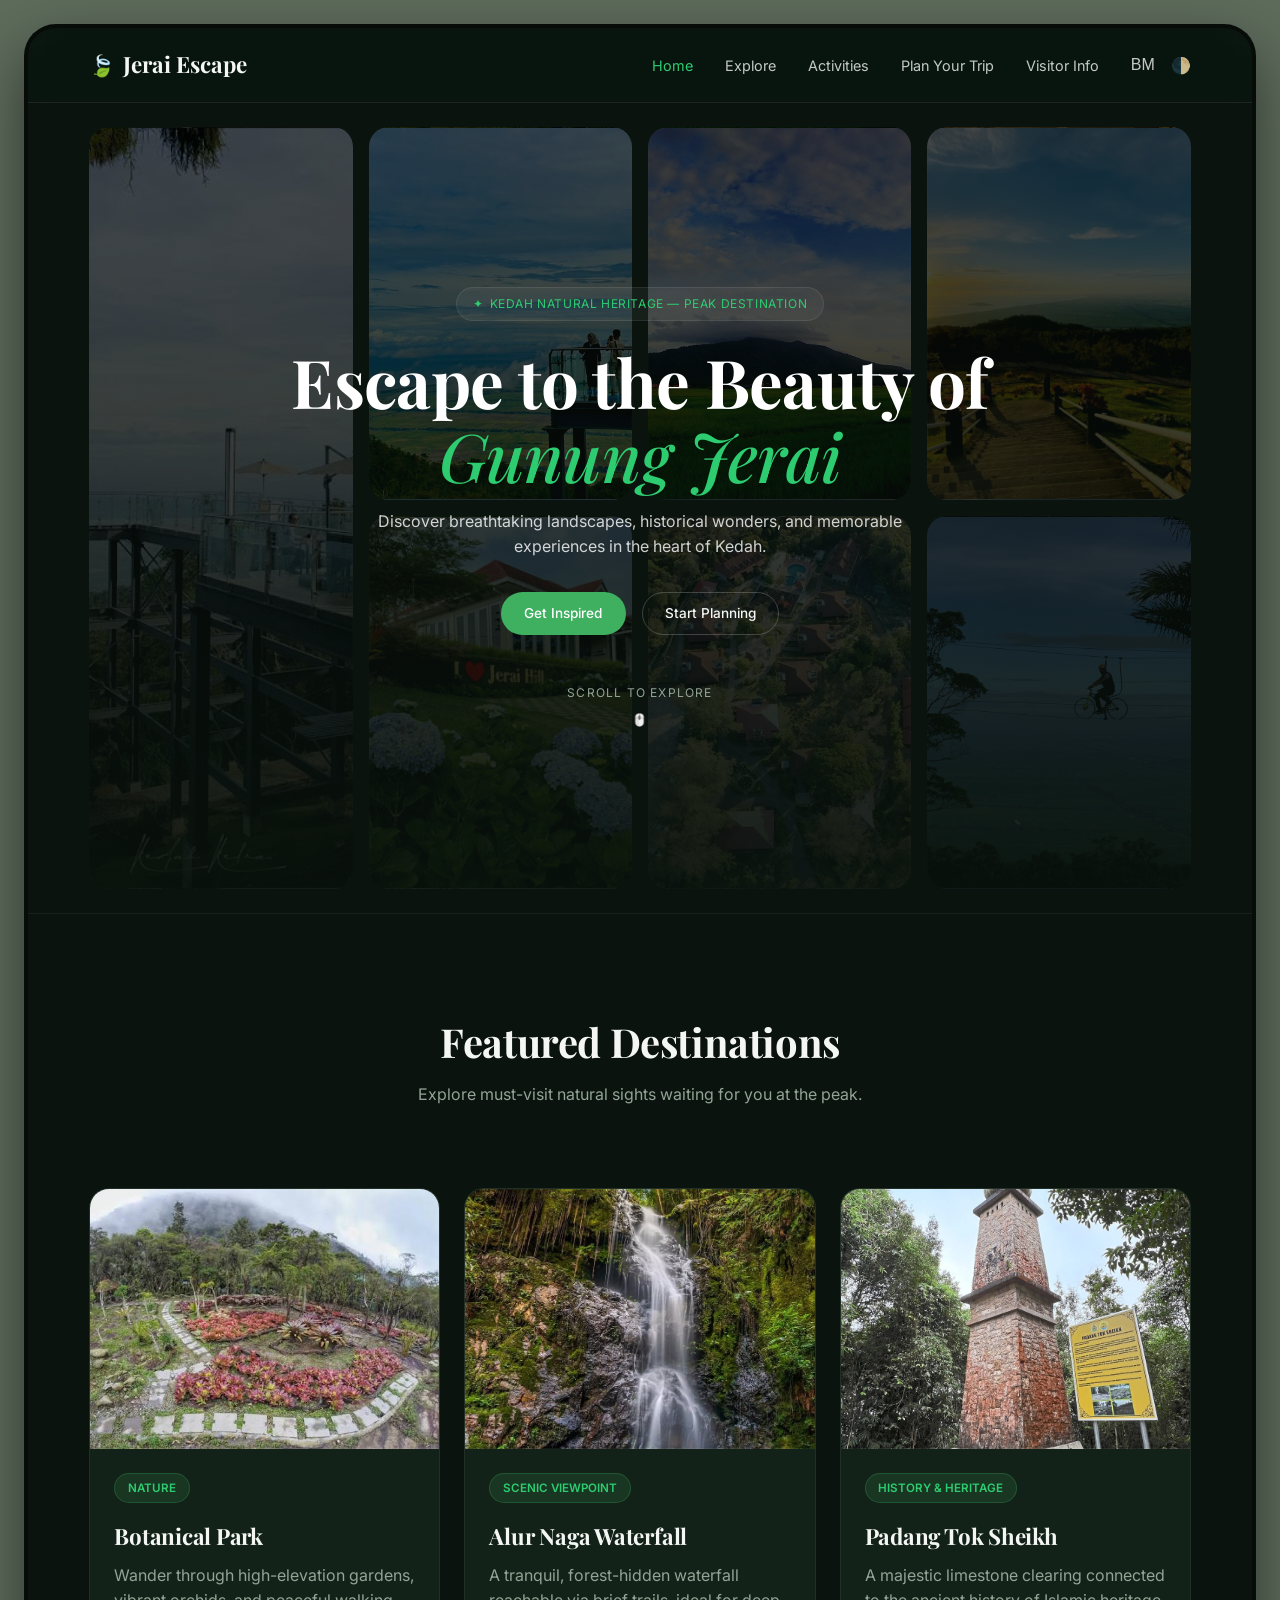
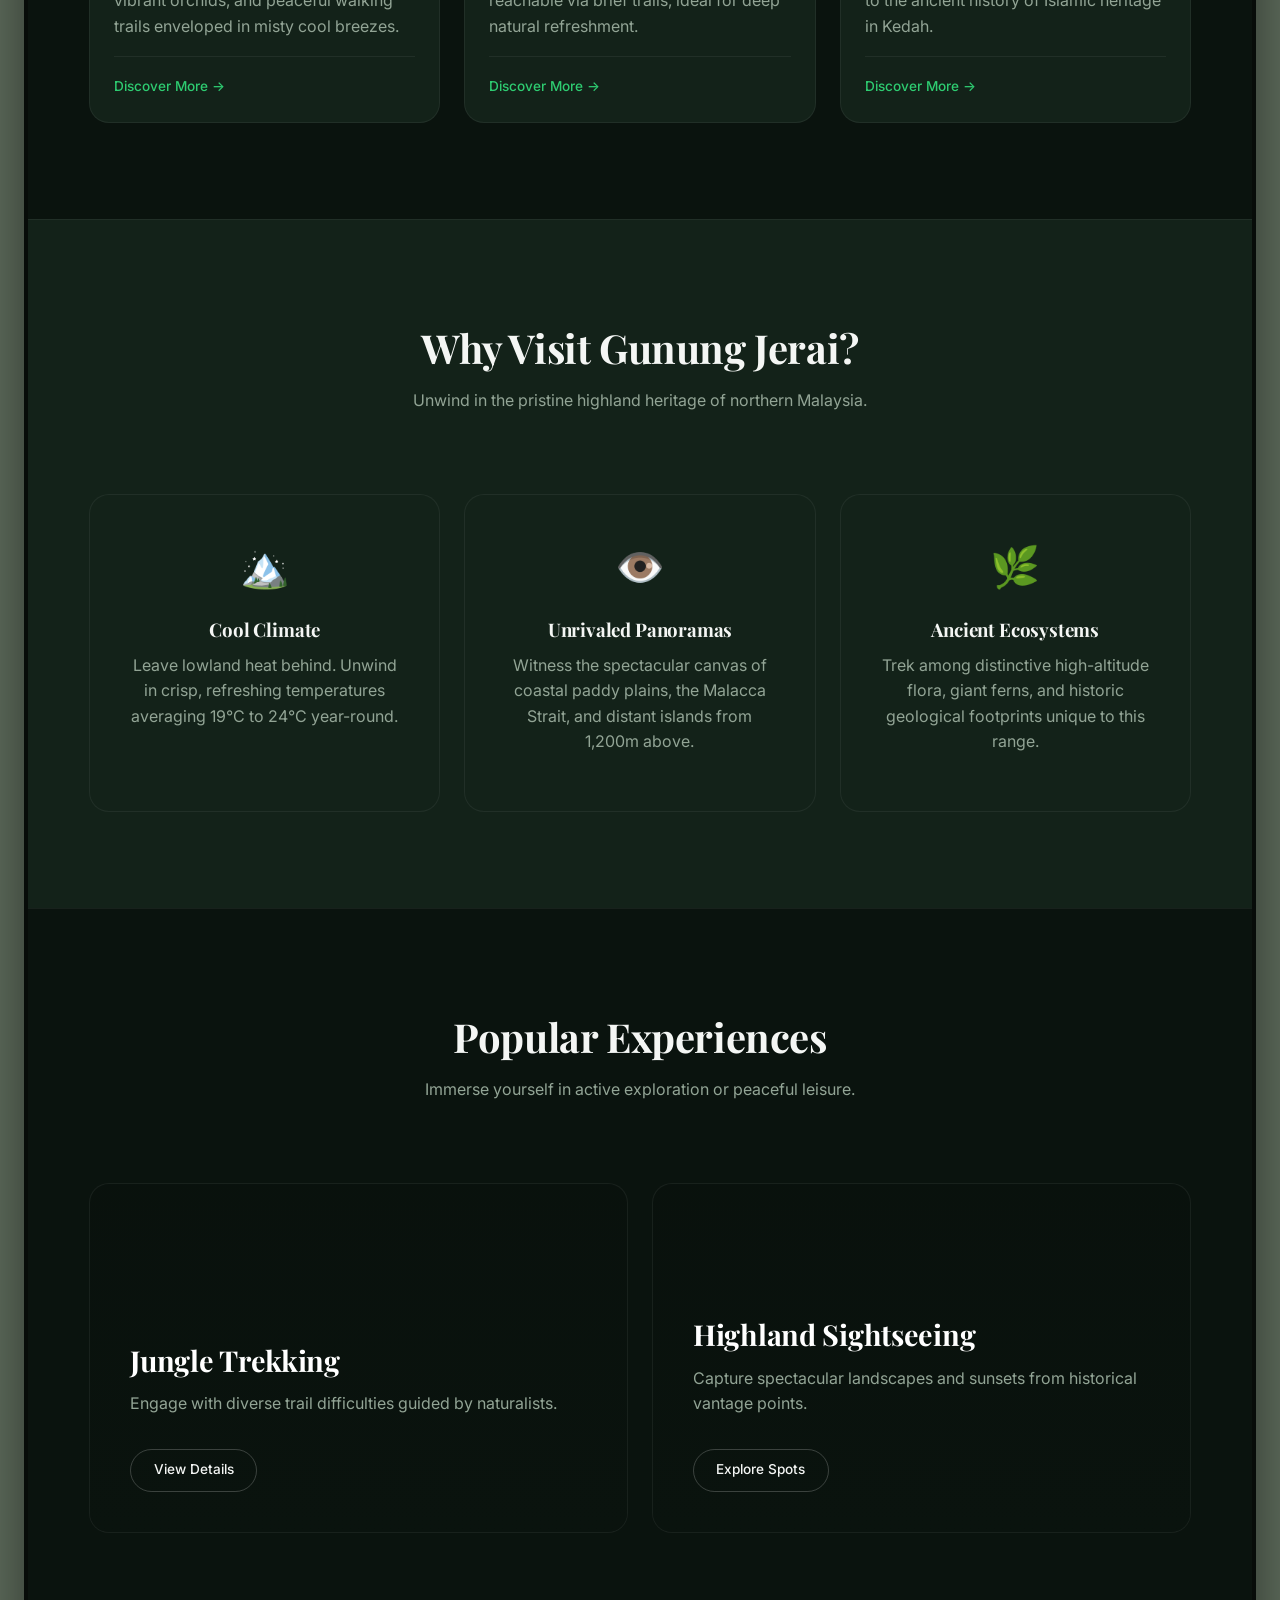
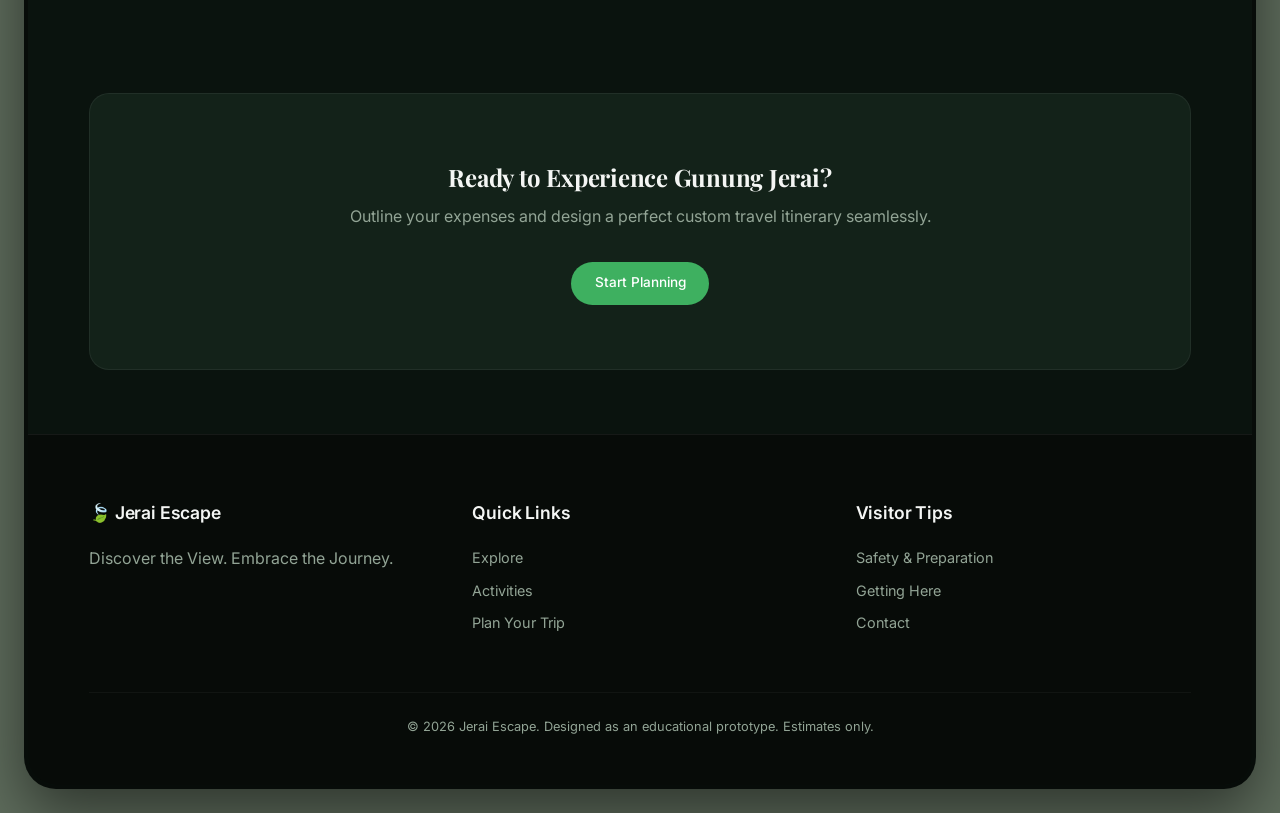
<file: index.html>
<!DOCTYPE html>
<html lang="en">
<head>
<meta charset="UTF-8">
<meta name="viewport" content="width=device-width, initial-scale=1.0">
<meta name="description" content="Discover Gunung Jerai, Kedah's premier nature tourism destination. Explore beautiful landscapes, waterfalls, and rich heritage.">
<title>Jerai Escape - Modern Nature Tourism</title>
<link rel="stylesheet" href="css/themes.css">
<link rel="stylesheet" href="css/style.css">
<link rel="stylesheet" href="css/responsive.css">
</head>
<body>

<div class="app-container">
<!-- Navbar with translation hooks -->
<nav class="navbar">
    <a href="index.html" class="brand">
    <span class="brand-icon">🍃</span> Jerai Escape
    </a>
    
    <div class="nav-links">
    <a href="index.html" class="active" data-i18n="nav.home">Home</a>
    <a href="attractions.html" data-i18n="nav.explore">Explore</a>
    <a href="activity.html" data-i18n="nav.activities">Activities</a>
    <a href="plan-trip.html" data-i18n="nav.plan">Plan Your Trip</a>
    <a href="visitor-info.html" data-i18n="nav.info">Visitor Info</a>
    
    <div class="controls">
        <button id="lang-toggle" class="btn-icon">BM</button>
        <button id="theme-toggle" class="btn-icon" aria-label="Toggle Theme">🌓</button>
    </div>
    </div>

    <button class="hamburger" aria-label="Menu">☰</button>
</nav>

<main>
    <header class="hero">
        <div class="hero-overlay"></div>
        
        <!-- Lazy loaded background plates using your local images -->
        <div class="hero-bg-pane hero-pane-1" style="background-image: url('assets/images/GunungJerai7.jpg');"></div>
        <div class="hero-bg-pane hero-pane-2" style="background-image: url('assets/images/GunungJerai5.jpg');"></div>
        <div class="hero-bg-pane hero-pane-3" style="background-image: url('assets/images/GunungJerai4.jpg');"></div>
        <div class="hero-bg-pane hero-pane-4" style="background-image: url('assets/images/GunungJerai1.jpg');"></div>
        <div class="hero-bg-pane hero-pane-5" style="background-image: url('assets/images/GunungJerai2.jpg');"></div>
        <div class="hero-bg-pane hero-pane-6" style="background-image: url('assets/images/GunungJerai6.jpg');"></div>
        <div class="hero-bg-pane hero-pane-7" style="background-image: url('assets/images/GunungJerai3.jpg');"></div>

        <div class="hero-content">
          <div class="highlight-badge">
            <span>✦</span> <span data-i18n="hero.badge">Kedah Natural Heritage — Peak Destination</span>
          </div>
          <h1>Escape to the Beauty of <br><span class="color-accent">Gunung Jerai</span></h1>
          <p data-i18n="hero.desc">Discover breathtaking landscapes, historical wonders, and memorable experiences in the heart of Kedah.</p>
          <div class="hero-buttons">
            <a href="attractions.html" class="btn btn-primary" data-i18n="hero.btn_inspire">Get Inspired</a>
            <a href="plan-trip.html" class="btn btn-secondary" data-i18n="hero.btn_plan">Start Planning</a>
          </div>

          <div class="scroll-indicator">
            <span>SCROLL TO EXPLORE</span>
            <span>🖱️</span>
          </div>
        </div>
      </header>

    <section class="section">
        <div class="section-header">
          <h2>Featured Destinations</h2>
          <p>Explore must-visit natural sights waiting for you at the peak.</p>
        </div>
        
        <div class="grid grid-3">
          <article class="card">
            <div class="card-image" style="background-image: url('assets/images/GunungJeraiBotanicalPark.jpg');"></div>
            <div class="card-content">
              <span class="badge">Nature</span>
              <h3>Botanical Park</h3>
              <p>Wander through high-elevation gardens, vibrant orchids, and peaceful walking trails enveloped in misty cool breezes.</p>
              <div class="card-footer">
                <a href="attractions.html" class="link-arrow">Discover More →</a>
              </div>
            </div>
          </article>
          
          <article class="card">
            <div class="card-image" style="background-image: url('assets/images/AirTerjunAlurNaga.jpeg');"></div>
            <div class="card-content">
              <span class="badge">Scenic Viewpoint</span>
              <h3>Alur Naga Waterfall</h3>
              <p>A tranquil, forest-hidden waterfall reachable via brief trails, ideal for deep natural refreshment.</p>
              <div class="card-footer">
                <a href="attractions.html" class="link-arrow">Discover More →</a>
              </div>
            </div>
          </article>
          
          <article class="card">
            <div class="card-image" style="background-image: url('assets/images/PadangTokSheikh.jpeg');"></div>
            <div class="card-content">
              <span class="badge">History & Heritage</span>
              <h3>Padang Tok Sheikh</h3>
              <p>A majestic limestone clearing connected to the ancient history of Islamic heritage in Kedah.</p>
              <div class="card-footer">
                <a href="attractions.html" class="link-arrow">Discover More →</a>
              </div>
            </div>
          </article>
        </div>
      </section>

    <section class="section bg-dark-accent">
    <div class="section-header">
        <h2>Why Visit Gunung Jerai?</h2>
        <p>Unwind in the pristine highland heritage of northern Malaysia.</p>
    </div>
    <div class="grid grid-3 text-center features">
        <div class="feature-item">
        <div class="feature-icon">🏔️</div>
        <h3>Cool Climate</h3>
        <p>Leave lowland heat behind. Unwind in crisp, refreshing temperatures averaging 19°C to 24°C year-round.</p>
        </div>
        <div class="feature-item">
        <div class="feature-icon">👁️</div>
        <h3>Unrivaled Panoramas</h3>
        <p>Witness the spectacular canvas of coastal paddy plains, the Malacca Strait, and distant islands from 1,200m above.</p>
        </div>
        <div class="feature-item">
        <div class="feature-icon">🌿</div>
        <h3>Ancient Ecosystems</h3>
        <p>Trek among distinctive high-altitude flora, giant ferns, and historic geological footprints unique to this range.</p>
        </div>
    </div>
    </section>

    <section class="section">
    <div class="section-header">
        <h2>Popular Experiences</h2>
        <p>Immerse yourself in active exploration or peaceful leisure.</p>
    </div>
    <div class="grid grid-2">
        <div class="activity-card" style="background-image: url('https://images.unsplash.com/photo-1551632811-561732d1e306?auto=format&fit=crop&w=800&q=80');">
        <div class="activity-info">
            <h3>Jungle Trekking</h3>
            <p>Engage with diverse trail difficulties guided by naturalists.</p>
            <a href="activity.html" class="btn btn-secondary" style="margin-top: 1rem;">View Details</a>
        </div>
        </div>
        <div class="activity-card" style="background-image: url('https://images.unsplash.com/photo-1469474968028-56623f02e42e?auto=format&fit=crop&w=800&q=80');">
        <div class="activity-info">
            <h3>Highland Sightseeing</h3>
            <p>Capture spectacular landscapes and sunsets from historical vantage points.</p>
            <a href="activity.html" class="btn btn-secondary" style="margin-top: 1rem;">Explore Spots</a>
        </div>
        </div>
    </div>
    </section>

    <section class="section cta-banner text-center">
    <h2>Ready to Experience Gunung Jerai?</h2>
    <p>Outline your expenses and design a perfect custom travel itinerary seamlessly.</p>
    <div class="hero-buttons justify-center" style="margin-top: 2rem;">
        <a href="plan-trip.html" class="btn btn-primary" data-i18n="hero.btn_plan">Plan Your Trip</a>
    </div>
    </section>
</main>

<footer class="footer">
    <div class="footer-content">
    <div class="footer-section">
        <h4>🍃 Jerai Escape</h4>
        <p>Discover the View. Embrace the Journey.</p>
    </div>
    <div class="footer-section">
        <h4>Quick Links</h4>
        <a href="attractions.html" data-i18n="nav.explore">Explore Destinations</a>
        <a href="activity.html" data-i18n="nav.activities">Activities & Tours</a>
        <a href="plan-trip.html" data-i18n="nav.plan">Trip Planner & Budget</a>
    </div>
    <div class="footer-section">
        <h4>Visitor Tips</h4>
        <a href="visitor-info.html">Safety & Preparation</a>
        <a href="visitor-info.html">Getting Here</a>
        <a href="visitor-info.html#contact">Contact</a>
    </div>
    </div>
    <div class="footer-bottom">
    <p>&copy; 2026 Jerai Escape. Designed as an educational prototype. Estimates only.</p>
    </div>
</footer>

</div> 

<!-- MUST BE LOADED IN THIS ORDER -->
<script src="js/translations.js"></script>
<script src="js/main.js"></script>
</body>
</html>
</file>
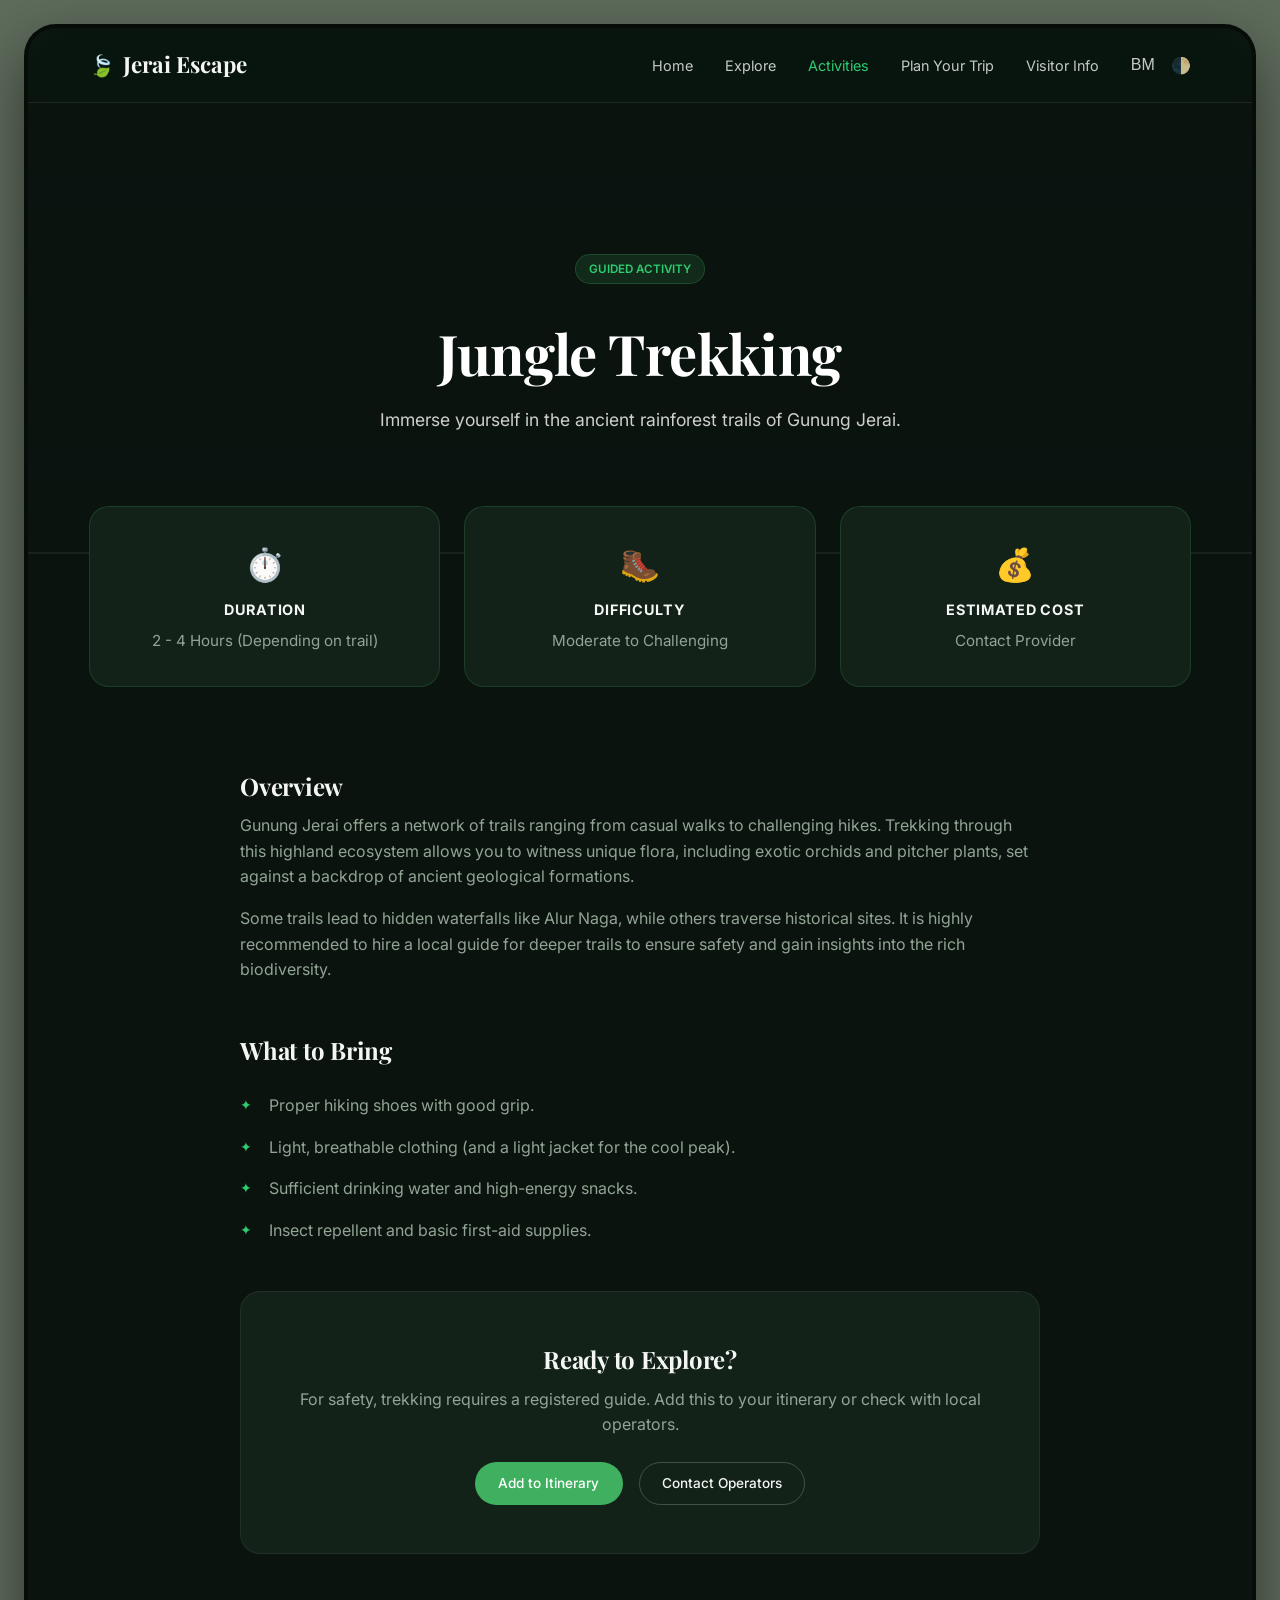
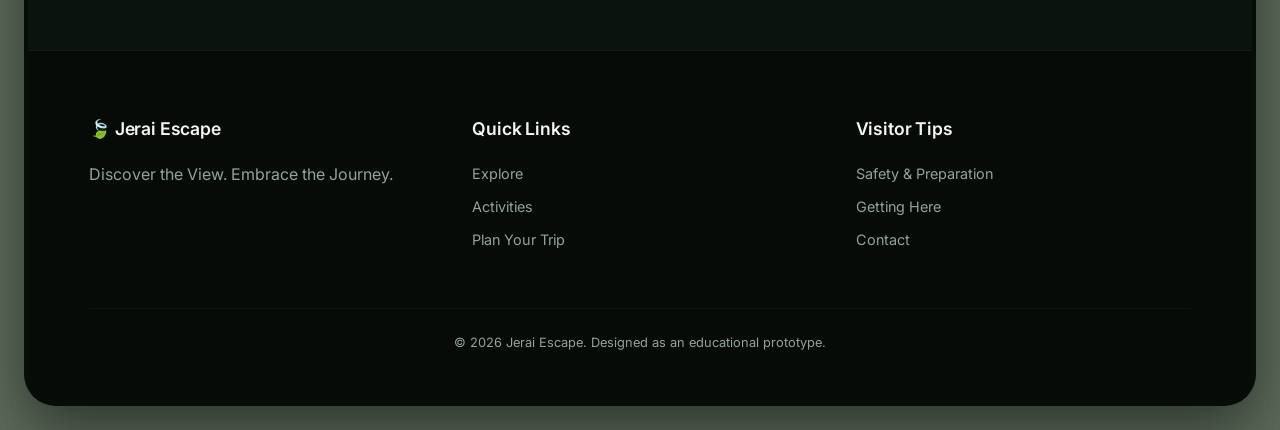
<file: activity.html>
<!DOCTYPE html>
<html lang="en">
<head>
<meta charset="UTF-8">
<meta name="viewport" content="width=device-width, initial-scale=1.0">
<title>Activity Details - Jerai Escape</title>
<link rel="stylesheet" href="css/themes.css">
<link rel="stylesheet" href="css/style.css">
<link rel="stylesheet" href="css/responsive.css">
</head>
<body>

<div class="app-container">
<!-- Navbar -->
<nav class="navbar">
    <a href="index.html" class="brand">
    <span class="brand-icon">🍃</span> Jerai Escape
    </a>
    <div class="nav-links">
    <a href="index.html" data-i18n="nav.home">Home</a>
    <a href="attractions.html" data-i18n="nav.explore">Explore</a>
    <a href="activity.html" class="active" data-i18n="nav.activities">Activities</a>
    <a href="plan-trip.html" data-i18n="nav.plan">Plan Your Trip</a>
    <a href="visitor-info.html" data-i18n="nav.info">Visitor Info</a>
    <div class="controls">
        <button id="lang-toggle" class="btn-icon">BM</button>
        <button id="theme-toggle" class="btn-icon">🌓</button>
    </div>
    </div>
    <button class="hamburger">☰</button>
</nav>

<main>
    <!-- Activity Hero Header -->
    <header class="detail-header" style="background-image: linear-gradient(rgba(10, 19, 14, 0.6), rgba(10, 19, 14, 0.95)), url('https://images.unsplash.com/photo-1551632811-561732d1e306?auto=format&fit=crop&w=1920&q=80');">
    <div class="detail-header-content text-center" style="padding-top: 2rem;">
        <span class="badge" style="margin: 0 auto 1.5rem; display: inline-block;">Guided Activity</span>
        <h1 style="color: #FFFFFF; font-size: 3.5rem;">Jungle Trekking</h1>
        <p style="color: rgba(255, 255, 255, 0.8); font-size: 1.1rem; max-width: 600px; margin: 0 auto;">Immerse yourself in the ancient rainforest trails of Gunung Jerai.</p>
    </div>
    </header>

    <section class="section" style="padding-top: 0;">
    
    <!-- Quick Info Bento Grid (Pulled up into the header slightly) -->
    <div class="grid grid-3" style="transform: translateY(-3rem); margin-bottom: 2rem; position: relative; z-index: 10;">
        <div class="card info-card text-center" style="padding: 2rem; border-color: rgba(62, 176, 96, 0.2);">
        <div class="feature-icon" style="font-size: 2rem; margin-bottom: 0.5rem;">⏱️</div>
        <h4 style="color: var(--text-primary);">Duration</h4>
        <p style="margin-bottom: 0; font-size: 0.95rem;">2 - 4 Hours (Depending on trail)</p>
        </div>
        <div class="card info-card text-center" style="padding: 2rem; border-color: rgba(62, 176, 96, 0.2);">
        <div class="feature-icon" style="font-size: 2rem; margin-bottom: 0.5rem;">🥾</div>
        <h4 style="color: var(--text-primary);">Difficulty</h4>
        <p style="margin-bottom: 0; font-size: 0.95rem;">Moderate to Challenging</p>
        </div>
        <div class="card info-card text-center" style="padding: 2rem; border-color: rgba(62, 176, 96, 0.2);">
        <div class="feature-icon" style="font-size: 2rem; margin-bottom: 0.5rem;">💰</div>
        <h4 style="color: var(--text-primary);">Estimated Cost</h4>
        <p style="margin-bottom: 0; font-size: 0.95rem;">Contact Provider</p>
        </div>
    </div>

    <!-- Main Content Area -->
    <div style="max-width: 800px; margin: 0 auto;">
        <h2>Overview</h2>
        <p>Gunung Jerai offers a network of trails ranging from casual walks to challenging hikes. Trekking through this highland ecosystem allows you to witness unique flora, including exotic orchids and pitcher plants, set against a backdrop of ancient geological formations.</p>
        <p>Some trails lead to hidden waterfalls like Alur Naga, while others traverse historical sites. It is highly recommended to hire a local guide for deeper trails to ensure safety and gain insights into the rich biodiversity.</p>
        
        <h2 style="margin-top: 3rem;">What to Bring</h2>
        <ul class="info-list" style="margin-top: 1.5rem; margin-bottom: 3rem;">
        <li>Proper hiking shoes with good grip.</li>
        <li>Light, breathable clothing (and a light jacket for the cool peak).</li>
        <li>Sufficient drinking water and high-energy snacks.</li>
        <li>Insect repellent and basic first-aid supplies.</li>
        </ul>

        <!-- Action Banner -->
        <div class="cta-banner text-center" style="margin: 0; padding: 3rem 2rem;">
        <h2>Ready to Explore?</h2>
        <p>For safety, trekking requires a registered guide. Add this to your itinerary or check with local operators.</p>
        <div style="margin-top: 1.5rem; display: flex; gap: 1rem; justify-content: center; flex-wrap: wrap;">
            <a href="plan-trip.html" class="btn btn-primary">Add to Itinerary</a>
            <a href="visitor-info.html#contact" class="btn btn-secondary">Contact Operators</a>
        </div>
        </div>
    </div>
    </section>
</main>

<!-- Footer -->
<footer class="footer">
    <div class="footer-content">
    <div class="footer-section">
        <h4>🍃 Jerai Escape</h4>
        <p>Discover the View. Embrace the Journey.</p>
    </div>
    <div class="footer-section">
        <h4>Quick Links</h4>
        <a href="attractions.html" data-i18n="nav.explore">Explore Destinations</a>
        <a href="activity.html" data-i18n="nav.activities">Activities & Tours</a>
        <a href="plan-trip.html" data-i18n="nav.plan">Trip Planner & Budget</a>
    </div>
    <div class="footer-section">
        <h4>Visitor Tips</h4>
        <a href="visitor-info.html">Safety & Preparation</a>
        <a href="visitor-info.html">Getting Here</a>
        <a href="visitor-info.html#contact">Contact</a>
    </div>
    </div>
    <div class="footer-bottom">
    <p>&copy; 2026 Jerai Escape. Designed as an educational prototype.</p>
    </div>
</footer>
</div>

<script src="js/translations.js"></script>
<script src="js/main.js"></script>
</body>
</html>
</file>
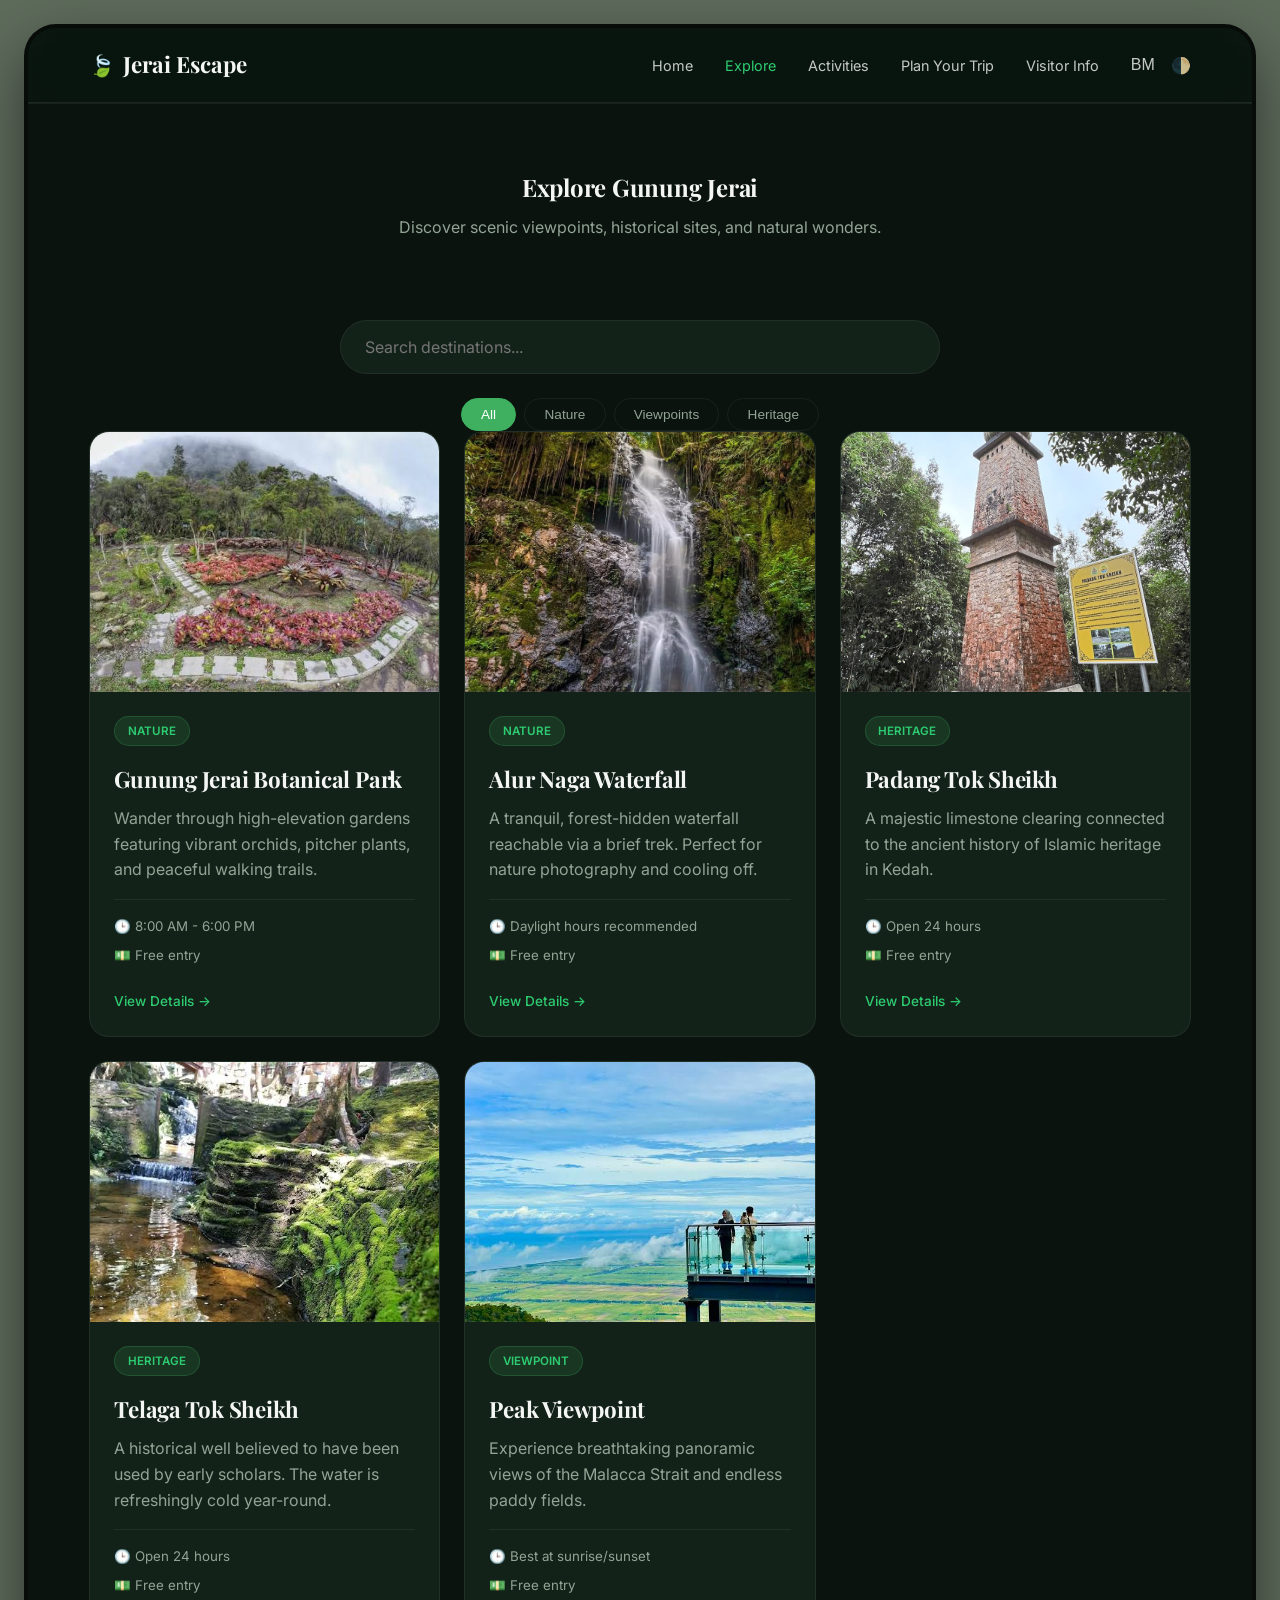
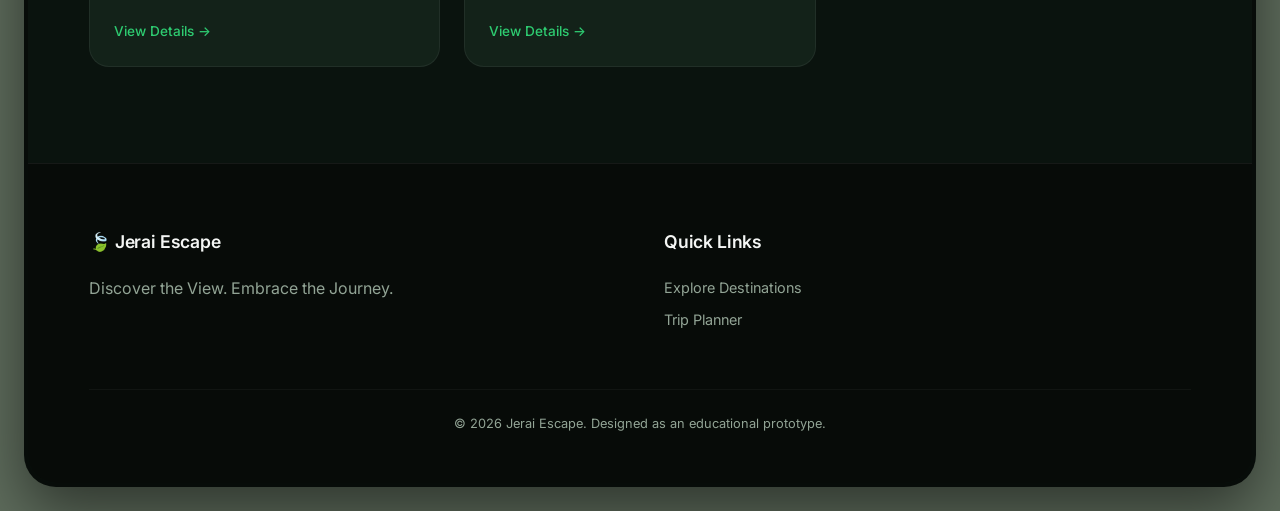
<file: attractions.html>
<!DOCTYPE html>
<html lang="en">
<head>
<meta charset="UTF-8">
<meta name="viewport" content="width=device-width, initial-scale=1.0">
<title>Explore - Jerai Escape</title>
<link rel="stylesheet" href="css/themes.css">
<link rel="stylesheet" href="css/style.css">
<link rel="stylesheet" href="css/responsive.css">
</head>
<body>

<div class="app-container">
<nav class="navbar">
    <a href="index.html" class="brand"><span class="brand-icon">🍃</span> Jerai Escape</a>
    <div class="nav-links">
    <a href="index.html">Home</a>
    <a href="attractions.html" class="active">Explore</a>
    <a href="activity.html">Activities</a>
    <a href="plan-trip.html">Plan Your Trip</a>
    <a href="visitor-info.html">Visitor Info</a>
    <div class="controls">
        <button id="lang-toggle" class="btn-icon">BM</button>
        <button id="theme-toggle" class="btn-icon">🌓</button>
    </div>
    </div>
    <button class="hamburger">☰</button>
</nav>

<main>
    <section class="section" style="padding-top: 4rem;">
    <div class="section-header">
        <h1>Explore Gunung Jerai</h1>
        <p>Discover scenic viewpoints, historical sites, and natural wonders.</p>
    </div>

        <!-- Search and Filter Controls -->
        <div class="explorer-controls">
          <input type="text" id="search-attractions" class="search-input" placeholder="Search destinations...">
          
          <div class="filter-group">
            <button class="filter-btn active" data-filter="all">All</button>
            <button class="filter-btn" data-filter="nature">Nature</button>
            <button class="filter-btn" data-filter="viewpoint">Viewpoints</button>
            <button class="filter-btn" data-filter="heritage">Heritage</button>
          </div>
        </div>

    <!-- Grid populated by JS -->
    <div class="grid grid-3" id="attractions-grid"></div>
    </section>
</main>

<footer class="footer">
    <div class="footer-content">
    <div class="footer-section">
        <h4>🍃 Jerai Escape</h4>
        <p>Discover the View. Embrace the Journey.</p>
    </div>
    <div class="footer-section">
        <h4>Quick Links</h4>
        <a href="attractions.html">Explore Destinations</a>
        <a href="plan-trip.html">Trip Planner</a>
    </div>
    </div>
    <div class="footer-bottom">
    <p>&copy; 2026 Jerai Escape. Designed as an educational prototype.</p>
    </div>
</footer>
</div>

<script src="js/main.js"></script>
<script src="js/attractions.js"></script>
</body>
</html>
</file>
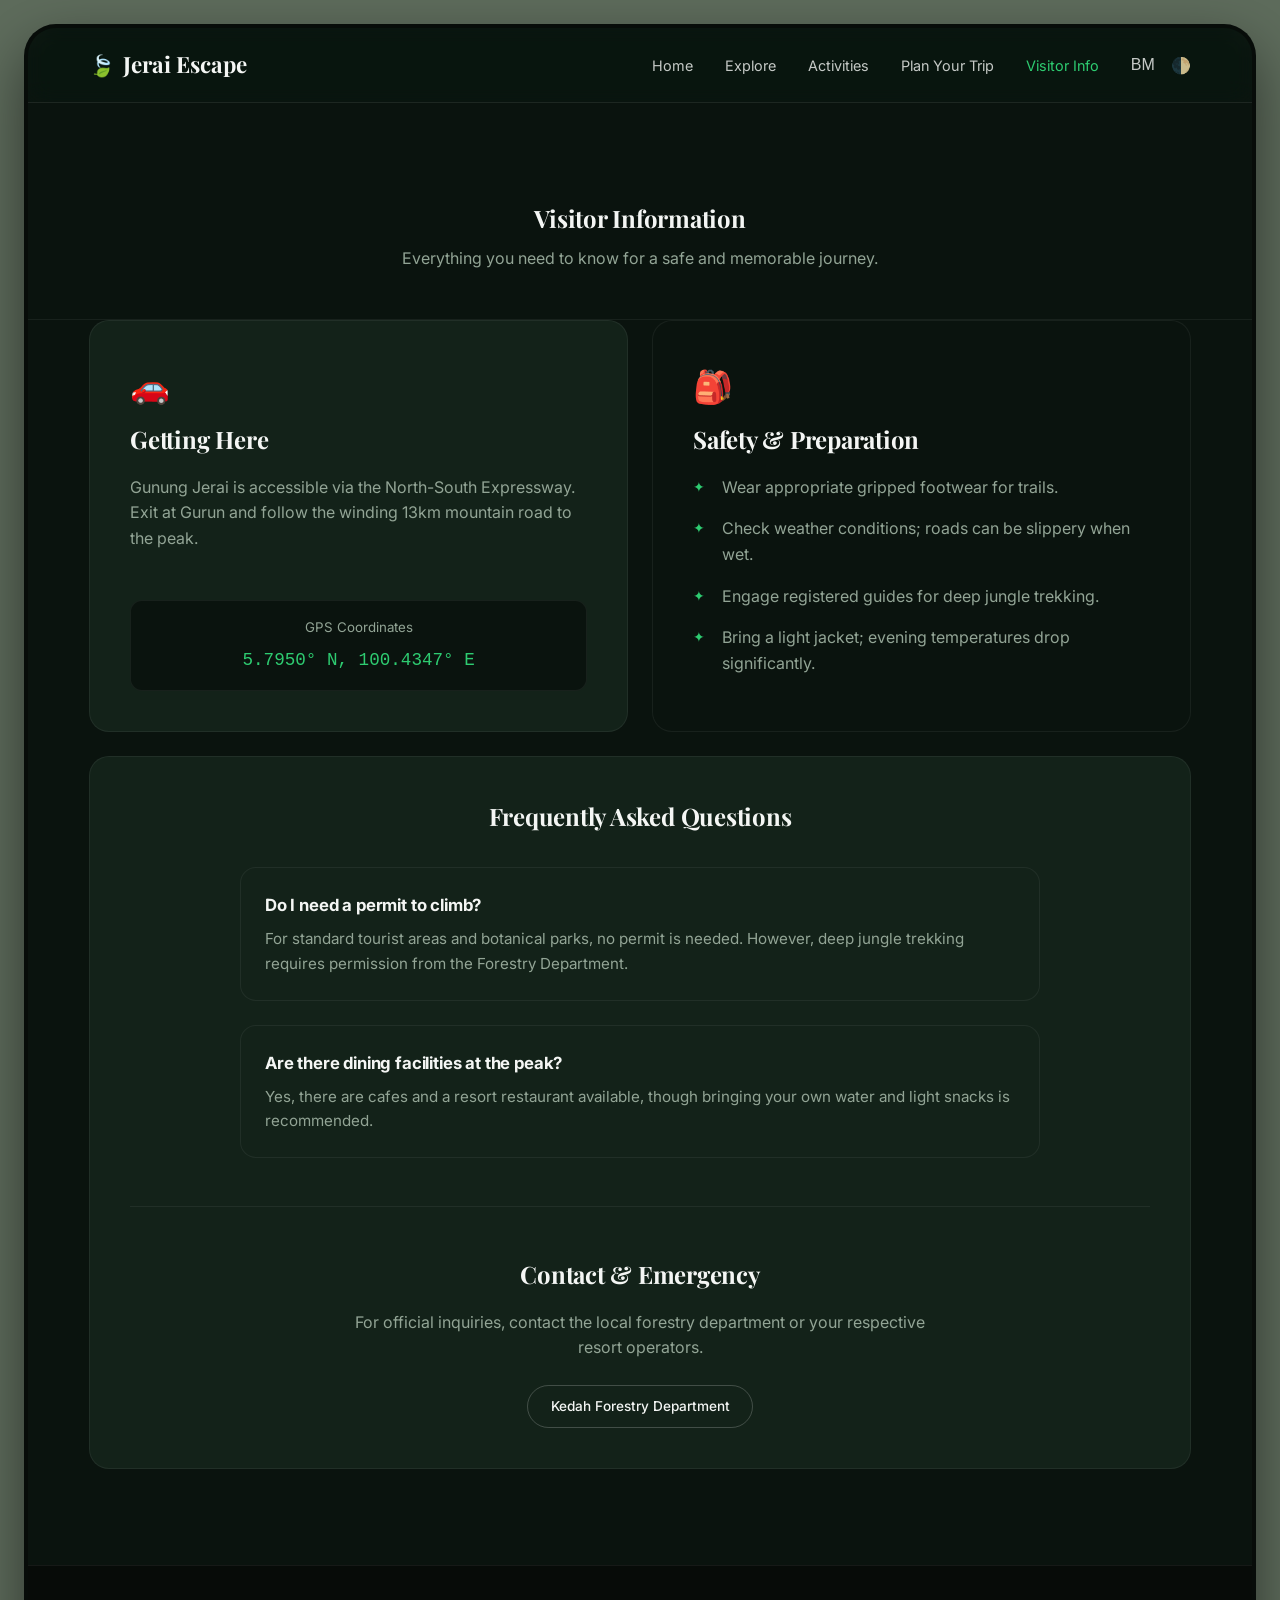
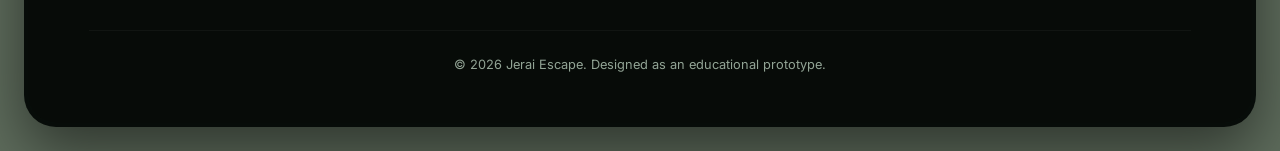
<file: visitor-info.html>
<!DOCTYPE html>
<html lang="en">
<head>
<meta charset="UTF-8">
<meta name="viewport" content="width=device-width, initial-scale=1.0">
<title>Visitor Info - Jerai Escape</title>
<link rel="stylesheet" href="css/themes.css">
<link rel="stylesheet" href="css/style.css">
<link rel="stylesheet" href="css/responsive.css">
</head>
<body>

<div class="app-container">
<!-- Navbar with data-i18n tags -->
<nav class="navbar">
    <a href="index.html" class="brand"><span class="brand-icon">🍃</span> Jerai Escape</a>
    <div class="nav-links">
    <a href="index.html" data-i18n="nav.home">Home</a>
    <a href="attractions.html" data-i18n="nav.explore">Explore</a>
    <a href="activity.html" data-i18n="nav.activities">Activities</a>
    <a href="plan-trip.html" data-i18n="nav.plan">Plan Your Trip</a>
    <a href="visitor-info.html" class="active" data-i18n="nav.info">Visitor Info</a>
    <div class="controls">
        <button id="lang-toggle" class="btn-icon">BM</button>
        <button id="theme-toggle" class="btn-icon">🌓</button>
    </div>
    </div>
    <button class="hamburger">☰</button>
</nav>

<main>
    <section class="section header-section text-center">
    <h1 data-i18n="info.title">Visitor Information</h1>
    <p data-i18n="info.subtitle">Everything you need to know for a safe and memorable journey.</p>
    </section>

    <section class="section" style="padding-top: 0;">
    <div class="grid grid-2">
        
        <!-- Getting Here -->
        <div class="card" style="padding: 2.5rem; border-radius: var(--border-radius);">
        <div class="feature-icon" style="font-size: 2rem; margin-bottom: 0.5rem;">🚗</div>
        <h2 style="font-size: 1.5rem; margin-bottom: 1rem;" data-i18n="info.getting_here">Getting Here</h2>
        <p data-i18n="info.getting_here_desc">Gunung Jerai is accessible via the North-South Expressway. Exit at Gurun and follow the winding 13km mountain road to the peak.</p>
        
        <div style="margin-top: 2rem; background: var(--bg-primary); padding: 1rem; border-radius: 12px; border: 1px solid var(--border-color); text-align: center;">
            <small style="color: var(--text-secondary); display: block; margin-bottom: 0.5rem;">GPS Coordinates</small>
            <code style="color: var(--accent-color); font-size: 1.1rem;">5.7950° N, 100.4347° E</code>
        </div>
        </div>

        <!-- Safety -->
        <div class="card" style="padding: 2.5rem; border-radius: var(--border-radius); background-color: var(--bg-primary);">
        <div class="feature-icon" style="font-size: 2rem; margin-bottom: 0.5rem;">🎒</div>
        <h2 style="font-size: 1.5rem; margin-bottom: 1rem;" data-i18n="info.safety">Safety & Preparation</h2>
        <ul class="info-list">
            <li data-i18n="info.safety_1">Wear appropriate gripped footwear for trails.</li>
            <li data-i18n="info.safety_2">Check weather conditions; roads can be slippery when wet.</li>
            <li data-i18n="info.safety_3">Engage registered guides for deep jungle trekking.</li>
            <li>Bring a light jacket; evening temperatures drop significantly.</li>
        </ul>
        </div>
    </div>

    <!-- FAQs & Contact -->
    <div class="grid grid-2" style="margin-top: 1.5rem;">
        <div class="card" style="padding: 2.5rem; border-radius: var(--border-radius); grid-column: span 2;">
        <h2 style="font-size: 1.5rem; margin-bottom: 2rem; text-align: center;" data-i18n="info.faq_title">Frequently Asked Questions</h2>
        
        <div class="faq-container">
            <div class="faq-item">
            <h4 class="faq-question">Do I need a permit to climb?</h4>
            <p class="faq-answer">For standard tourist areas and botanical parks, no permit is needed. However, deep jungle trekking requires permission from the Forestry Department.</p>
            </div>
            <div class="faq-item">
            <h4 class="faq-question">Are there dining facilities at the peak?</h4>
            <p class="faq-answer">Yes, there are cafes and a resort restaurant available, though bringing your own water and light snacks is recommended.</p>
            </div>
        </div>

        <hr style="border: none; border-top: 1px solid var(--border-color); margin: 3rem 0;">

        <div class="text-center" id="contact">
            <h2 style="font-size: 1.5rem; margin-bottom: 1rem;" data-i18n="info.contact">Contact & Emergency</h2>
            <p data-i18n="info.contact_desc" style="max-width: 600px; margin: 0 auto 1.5rem;">For official inquiries, contact the local forestry department or your respective resort operators.</p>
            <a href="#" class="btn btn-secondary">Kedah Forestry Department</a>
        </div>
        </div>
    </div>
    </section>
</main>

<footer class="footer">
    <div class="footer-bottom">
    <p>&copy; 2026 Jerai Escape. Designed as an educational prototype.</p>
    </div>
</footer>
</div>

<script src="js/translations.js"></script>
<script src="js/main.js"></script>
</body>
</html>
</file>
<file: css/themes.css>
:root {
/* Sage outer backdrop */
--outer-bg: #5E6C5C; 

/* Natural Dark Theme (Inspired by Pura Vida) */
--bg-primary: #0A130E; /* Deep forest night */
--bg-secondary: #132219; /* Jungle dark */
--text-primary: #F4F6F4; /* Soft warm ivory */
--text-secondary: #92A495; /* Muted natural sage */

--primary-color: #3EB060; /* Vibrant leaf green */
--primary-dark: #226437; /* Forest green shade */
--accent-color: #2ECC71; /* Highlighting */
--accent-light: #A8BDA0; /* Soft Sage Green */
--accent-gold: #D3AD69; /* Warm historic highlight */

--nav-bg: rgba(15, 24, 19, 0.45); /* Highly translucent glass */
--footer-bg: #070B08;
--footer-text: #92A495;

--border-radius: 20px;
--transition-speed: 0.3s;

--border-color: rgba(255, 255, 255, 0.06);
--glass-border: rgba(255, 255, 255, 0.08);
--shadow-sm: 0 4px 12px rgba(0, 0, 0, 0.3);
--shadow-md: 0 8px 24px rgba(0, 0, 0, 0.4);
}

[data-theme="light"] {
/* Warm Earthy Light Mode Alternative */
--outer-bg: #A3B19B; 
--bg-primary: #F4F1E6; /* Warm sand/cream */
--bg-secondary: #E8E5D7; /* Muted linen */
--text-primary: #1C2720; /* Deep foliage charcoal */
--text-secondary: #5C695E; /* Forest sage shadow */

--primary-color: #1F5132; /* Rich dark leaf */
--primary-dark: #0D2616;
--accent-color: #2D8B4E; 
--accent-light: #7B8F77;
--accent-gold: #B38E3F;

--nav-bg: rgba(244, 241, 230, 0.7);
--footer-bg: #1C2720;
--footer-text: #E8E5D7;

--border-color: rgba(28, 39, 32, 0.08);
--glass-border: rgba(28, 39, 32, 0.12);
--shadow-sm: 0 2px 8px rgba(28, 39, 32, 0.06);
--shadow-md: 0 4px 16px rgba(28, 39, 32, 0.1);
}
</file>
<file: css/style.css>
@import url('https://fonts.googleapis.com/css2?family=Inter:wght@300;400;500;600&family=Playfair+Display:ital,wght@0,500;0,600;0,700;1,500&display=swap');

* {
margin: 0;
padding: 0;
box-sizing: border-box;
}

body {
font-family: 'Inter', sans-serif;
background-color: var(--outer-bg);
color: var(--text-primary);
line-height: 1.6;
padding: 24px; 
min-height: 100vh;
transition: background-color var(--transition-speed), color var(--transition-speed);
}

.app-container {
max-width: 1400px;
margin: 0 auto;
background-color: var(--bg-primary);
border-radius: 32px; 
border: 4px solid rgba(0, 0, 0, 0.35); 
overflow: hidden;
box-shadow: 0 24px 60px rgba(0,0,0,0.5);
display: flex;
flex-direction: column;
min-height: calc(100vh - 48px);
}

h1, h2, h3, h4 {
font-family: 'Playfair Display', serif;
color: var(--text-primary);
margin-bottom: 0.5rem;
letter-spacing: -0.01em;
}

a {
text-decoration: none;
color: inherit;
transition: color var(--transition-speed);
}

p {
margin-bottom: 1rem;
color: var(--text-secondary);
}

.text-center { text-align: center; }
.justify-center { justify-content: center; }
.bg-dark-accent { background-color: var(--bg-secondary); }

.navbar {
background: var(--nav-bg);
backdrop-filter: blur(12px) saturate(180%);
-webkit-backdrop-filter: blur(12px) saturate(180%);
border-bottom: 1px solid var(--glass-border);
position: sticky;
top: 0;
z-index: 1000;
padding: 1.2rem 5%;
display: flex;
justify-content: space-between;
align-items: center;
}

.brand {
font-family: 'Playfair Display', serif;
font-size: 1.4rem;
font-weight: 700;
color: var(--text-primary);
display: flex;
align-items: center;
gap: 0.5rem;
}

.brand-icon {
color: var(--accent-color);
font-size: 1.3rem;
}

.nav-links {
display: flex;
gap: 2rem;
align-items: center;
font-size: 0.9rem;
}

.nav-links a {
opacity: 0.8;
font-weight: 400;
}

.nav-links a:hover, .nav-links a.active {
color: var(--accent-color);
opacity: 1;
}

.controls {
display: flex;
gap: 1rem;
}

.btn {
display: inline-flex;
align-items: center;
justify-content: center;
padding: 0.6rem 1.4rem;
border-radius: 50px;
font-weight: 500;
font-size: 0.85rem;
cursor: pointer;
transition: all var(--transition-speed);
border: 1px solid transparent;
}

.btn-primary {
background-color: var(--primary-color);
color: #FFFFFF;
}

.btn-primary:hover {
background-color: var(--primary-dark);
transform: translateY(-2px);
}

.btn-secondary {
background-color: transparent;
border-color: rgba(255, 255, 255, 0.2);
color: var(--text-primary);
}

.btn-secondary:hover {
background-color: rgba(255, 255, 255, 0.1);
transform: translateY(-2px);
}

.btn-icon {
background: none;
border: none;
cursor: pointer;
font-size: 1rem;
color: var(--text-primary);
opacity: 0.8;
}

.btn-icon:hover { opacity: 1; }

.hamburger {
display: none;
background: none;
border: none;
font-size: 1.4rem;
cursor: pointer;
color: var(--text-primary);
}

.highlight-badge {
display: inline-flex;
align-items: center;
gap: 0.4rem;
background-color: rgba(255, 255, 255, 0.05);
border: 1px solid var(--glass-border);
color: var(--text-secondary);
font-size: 0.75rem;
padding: 0.4rem 1rem;
border-radius: 50px;
margin-bottom: 1.5rem;
text-transform: uppercase;
letter-spacing: 0.05em;
}

.highlight-badge span { color: var(--accent-color); }

.hero {
position: relative;
min-height: 90vh;
display: grid;
grid-template-columns: repeat(4, 1fr);
grid-template-rows: repeat(2, 1fr);
gap: 1rem;
padding: 1.5rem 5%;
}

.hero-overlay {
position: absolute;
top: 0; left: 0; width: 100%; height: 100%;
background: linear-gradient(rgba(10, 19, 14, 0.2), rgba(10, 19, 14, 0.85));
z-index: 2;
pointer-events: none;
}

.hero-bg-pane {
border-radius: var(--border-radius);
background-size: cover;
background-position: center;
filter: brightness(0.4) contrast(1.1);
border: 1px solid var(--border-color);
transition: transform var(--transition-speed);
}

.hero-bg-pane:hover { transform: scale(1.01); }

.hero-pane-1 { grid-column: 1 / 2; grid-row: 1 / 3; }
.hero-pane-2 { grid-column: 2 / 3; grid-row: 1 / 2; }
.hero-pane-3 { grid-column: 3 / 4; grid-row: 1 / 2; }
.hero-pane-4 { grid-column: 4 / 5; grid-row: 1 / 2; }
.hero-pane-5 { grid-column: 2 / 3; grid-row: 2 / 3; }
.hero-pane-6 { grid-column: 3 / 4; grid-row: 2 / 3; }
.hero-pane-7 { grid-column: 4 / 5; grid-row: 2 / 3; }

.hero-content {
grid-column: 1 / 5;
grid-row: 1 / 3;
z-index: 3;
display: flex;
flex-direction: column;
align-items: center;
justify-content: center;
text-align: center;
padding: 2rem;
pointer-events: auto;
}

.hero-content h1 {
font-size: 4.2rem;
line-height: 1.1;
font-weight: 700;
color: #FFFFFF;
margin-bottom: 1rem;
max-width: 900px;
}

.hero-content h1 .color-accent {
color: var(--accent-color);
font-family: 'Playfair Display', serif;
font-style: italic;
font-weight: 500;
}

.hero-content p {
font-size: 1rem;
margin-bottom: 2rem;
color: rgba(255, 255, 255, 0.8);
max-width: 550px;
}

.hero-buttons {
display: flex;
gap: 1rem;
justify-content: center;
}

.scroll-indicator {
margin-top: 3rem;
font-size: 0.75rem;
letter-spacing: 0.1em;
color: var(--text-secondary);
display: flex;
flex-direction: column;
align-items: center;
gap: 0.5rem;
animation: pulse 2s infinite;
}

.section {
padding: 6rem 5%;
border-top: 1px solid var(--border-color);
}

.header-section {
border-top: none;
padding-bottom: 2rem;
}

.section-header {
margin-bottom: 4rem;
display: flex;
flex-direction: column;
align-items: center;
text-align: center;
}

.section-header h2 {
font-size: 2.5rem;
color: var(--text-primary);
}

.grid {
display: grid;
gap: 1.5rem;
}

.grid-3 { grid-template-columns: repeat(3, 1fr); }
.grid-2 { grid-template-columns: repeat(2, 1fr); }

.card {
background-color: var(--bg-secondary);
border-radius: var(--border-radius);
overflow: hidden;
border: 1px solid var(--border-color);
transition: transform var(--transition-speed), box-shadow var(--transition-speed);
display: flex;
flex-direction: column;
}

.card:hover {
transform: translateY(-4px);
border-color: rgba(62, 176, 96, 0.3);
}

.card-image {
height: 260px;
background-size: cover;
background-position: center;
border-bottom: 1px solid var(--border-color);
}

.card-content {
padding: 1.5rem;
display: flex;
flex-direction: column;
flex-grow: 1;
}

.badge {
background-color: rgba(62, 176, 96, 0.15);
color: var(--accent-color);
font-size: 0.725rem;
font-weight: 600;
text-transform: uppercase;
padding: 0.3rem 0.8rem;
border-radius: 50px;
align-self: flex-start;
margin-bottom: 1rem;
border: 1px solid rgba(62, 176, 96, 0.25);
}

.card h3 {
font-size: 1.4rem;
margin-bottom: 0.5rem;
}

.card-footer {
margin-top: auto;
padding-top: 1rem;
border-top: 1px solid var(--border-color);
}

.link-arrow {
color: var(--accent-color);
font-weight: 500;
display: inline-flex;
align-items: center;
gap: 0.3rem;
font-size: 0.85rem;
}

.link-arrow:hover { color: #FFFFFF; }

.features .feature-item {
background-color: var(--bg-secondary);
border-radius: var(--border-radius);
border: 1px solid var(--border-color);
padding: 2.5rem;
transition: transform var(--transition-speed);
}

.features .feature-item:hover { transform: translateY(-3px); }

.feature-icon {
font-size: 2.5rem;
margin-bottom: 1rem;
}

.activity-card {
border-radius: var(--border-radius);
min-height: 350px;
background-size: cover;
background-position: center;
display: flex;
align-items: flex-end;
padding: 2.5rem;
color: #FFFFFF;
border: 1px solid var(--border-color);
position: relative;
overflow: hidden;
}

.activity-card::before {
content: '';
position: absolute;
top: 0; left: 0; right: 0; bottom: 0;
background: linear-gradient(rgba(0,0,0,0.1), rgba(10,19,14,0.9));
z-index: 1;
}

.activity-info {
position: relative;
z-index: 2;
}

.activity-info h3 {
color: #FFFFFF;
font-size: 1.8rem;
}

.cta-banner {
background-color: var(--bg-secondary);
border: 1px solid var(--border-color);
margin: 4rem 5%;
border-radius: var(--border-radius);
padding: 4rem 2rem;
}

.explorer-controls {
max-width: 600px;
margin: 2rem auto 0;
display: flex;
flex-direction: column;
gap: 1.5rem;
}

.search-input {
width: 100%;
padding: 1rem 1.5rem;
border-radius: 50px;
border: 1px solid var(--border-color);
background-color: var(--bg-secondary);
color: var(--text-primary);
font-family: inherit;
font-size: 1rem;
outline: none;
transition: border-color var(--transition-speed);
}

.search-input:focus {
border-color: var(--primary-color);
}

.filter-group {
display: flex;
justify-content: center;
gap: 0.5rem;
flex-wrap: wrap;
}

.filter-btn {
background: transparent;
border: 1px solid var(--border-color);
color: var(--text-secondary);
padding: 0.5rem 1.2rem;
border-radius: 50px;
cursor: pointer;
font-size: 0.85rem;
transition: all var(--transition-speed);
}

.filter-btn:hover {
background: rgba(255, 255, 255, 0.05);
color: var(--text-primary);
}

.filter-btn.active {
background: var(--primary-color);
border-color: var(--primary-color);
color: #fff;
}

.detail-header {
min-height: 50vh;
background-size: cover;
background-position: center;
display: flex;
align-items: center;
justify-content: center;
padding: 2rem 5%;
border-bottom: 1px solid var(--border-color);
}

.detail-header h1 {
font-size: 3.5rem;
color: #fff;
}

.info-card {
padding: 2rem;
border-radius: var(--border-radius);
border: 1px solid var(--border-color);
}

.info-card h4 {
font-family: 'Inter', sans-serif;
font-size: 0.9rem;
color: var(--text-secondary);
margin-bottom: 0.5rem;
text-transform: uppercase;
letter-spacing: 0.05em;
}

/* ========================================================
NEW: Phase 4 Styles (Forms, Itinerary List)
======================================================== */

.form-group {
margin-bottom: 1.5rem;
display: flex;
flex-direction: column;
}

.form-group label {
font-size: 0.85rem;
color: var(--text-secondary);
margin-bottom: 0.5rem;
text-transform: uppercase;
letter-spacing: 0.05em;
}

.form-control {
width: 100%;
padding: 0.8rem 1.2rem;
border-radius: 12px;
border: 1px solid var(--border-color);
background-color: var(--bg-primary); /* Darker inset look */
color: var(--text-primary);
font-family: inherit;
font-size: 1rem;
outline: none;
transition: border-color var(--transition-speed);
}

.form-control:focus {
border-color: var(--primary-color);
}

/* Styling for select dropdown to fit the dark theme */
select.form-control {
appearance: none;
background-image: url("data:image/svg+xml;charset=US-ASCII,%3Csvg%20xmlns%3D%22http%3A%2F%2Fwww.w3.org%2F2000%2Fsvg%22%20width%3D%22292.4%22%20height%3D%22292.4%22%3E%3Cpath%20fill%3D%22%2392A495%22%20d%3D%22M287%2069.4a17.6%2017.6%200%200%200-13-5.4H18.4c-5%200-9.3%201.8-12.9%205.4A17.6%2017.6%200%200%200%200%2082.2c0%205%201.8%209.3%205.4%2012.9l128%20127.9c3.6%203.6%207.8%205.4%2012.8%205.4s9.2-1.8%2012.8-5.4L287%2095c3.5-3.5%205.4-7.8%205.4-12.8%200-5-1.9-9.2-5.5-12.8z%22%2F%3E%3C%2Fsvg%3E");
background-repeat: no-repeat;
background-position: right 1rem top 50%;
background-size: 0.65rem auto;
}

select.form-control option {
background-color: var(--bg-secondary);
color: var(--text-primary);
}

.itinerary-list {
display: flex;
flex-direction: column;
gap: 0.8rem;
}

.itinerary-item {
display: flex;
justify-content: space-between;
align-items: center;
padding: 1rem 1.5rem;
background-color: rgba(255, 255, 255, 0.03);
border: 1px solid var(--border-color);
border-radius: 12px;
transition: background-color var(--transition-speed);
}

.itinerary-item:hover {
background-color: rgba(255, 255, 255, 0.06);
}

.itinerary-name {
font-weight: 500;
color: var(--text-primary);
}

/* ========================================================
Footer
======================================================== */

.footer {
background-color: var(--footer-bg);
color: var(--footer-text);
padding: 4rem 5% 2rem;
border-top: 1px solid var(--border-color);
margin-top: auto;
}

.footer-content {
display: grid;
grid-template-columns: repeat(auto-fit, minmax(220px, 1fr));
gap: 3rem;
margin-bottom: 3rem;
}

.footer-section h4 {
color: var(--text-primary);
font-size: 1.1rem;
font-family: 'Inter', sans-serif;
font-weight: 600;
margin-bottom: 1.2rem;
}

.footer-section a {
display: block;
margin-bottom: 0.6rem;
color: var(--text-secondary);
font-size: 0.9rem;
}

.footer-section a:hover { color: var(--accent-color); }

.footer-bottom {
border-top: 1px solid rgba(255,255,255,0.04);
padding-top: 1.5rem;
font-size: 0.8rem;
text-align: center;
color: rgba(255,255,255,0.3);
}

@keyframes pulse {
0%, 100% { opacity: 0.6; }
50% { opacity: 0.2; }
}

/* ========================================================
NEW: Phase 5 Styles (Info Lists & FAQs)
======================================================== */

.info-list {
list-style: none;
padding: 0;
display: flex;
flex-direction: column;
gap: 1rem;
}

.info-list li {
position: relative;
padding-left: 1.8rem;
color: var(--text-secondary);
}

.info-list li::before {
content: '✦';
position: absolute;
left: 0;
color: var(--accent-color);
font-size: 0.9rem;
}

.faq-container {
display: flex;
flex-direction: column;
gap: 1.5rem;
max-width: 800px;
margin: 0 auto;
}

.faq-item {
background-color: var(--bg-secondary);
border: 1px solid var(--border-color);
padding: 1.5rem;
border-radius: 16px;
}

.faq-question {
color: var(--text-primary);
font-family: 'Inter', sans-serif;
font-size: 1.05rem;
margin-bottom: 0.5rem;
}

.faq-answer {
color: var(--text-secondary);
margin-bottom: 0;
font-size: 0.95rem;
}
</file>
<file: css/responsive.css>
/* Responsive adjustments */
@media (max-width: 1200px) {
.hero-content h1 {
font-size: 3.2rem;
}
}

@media (max-width: 992px) {
body {
padding: 12px; /* Slim outer wrap on tablets */
}

.app-container {
border-radius: 20px;
}

.hero {
grid-template-columns: repeat(2, 1fr);
grid-template-rows: repeat(4, 1fr);
min-height: auto;
}

.hero-pane-1 { grid-column: 1 / 3; grid-row: 1 / 2; }
.hero-pane-2, .hero-pane-3, .hero-pane-4, 
.hero-pane-5, .hero-pane-6, .hero-pane-7 {
display: none; /* Simplify image background grids on tablets */
}

.hero-content {
grid-column: 1 / 3;
grid-row: 1 / 5;
padding: 4rem 1.5rem;
}

.grid-3 {
grid-template-columns: repeat(2, 1fr);
}
}

@media (max-width: 768px) {
body {
padding: 0; /* Remove outer margin on mobile to utilize canvas fully */
}

.app-container {
border-radius: 0;
border: none;
}

.navbar {
padding: 1rem 1.5rem;
}

.nav-links {
display: none;
flex-direction: column;
position: absolute;
top: 100%;
left: 0;
width: 100%;
background-color: rgba(10, 19, 14, 0.98);
backdrop-filter: blur(20px);
padding: 2rem 0;
border-bottom: 1px solid var(--border-color);
}

.nav-links.active {
display: flex;
}

.nav-links a {
padding: 0.75rem 2rem;
width: 100%;
text-align: left;
font-size: 1rem;
}

.controls {
padding: 0.75rem 2rem;
width: 100%;
justify-content: flex-start;
}

.hamburger {
display: block;
}

.hero-content h1 {
font-size: 2.2rem;
}

.hero-buttons {
flex-direction: column;
width: 100%;
}

.btn {
width: 100%;
}

.grid-3, .grid-2 {
grid-template-columns: 1fr;
}

.section {
padding: 4rem 1.5rem;
}

.section-header h2 {
font-size: 2rem;
}

.cta-banner {
margin: 2rem 1rem;
padding: 2rem 1.5rem;
}
}
</file>
